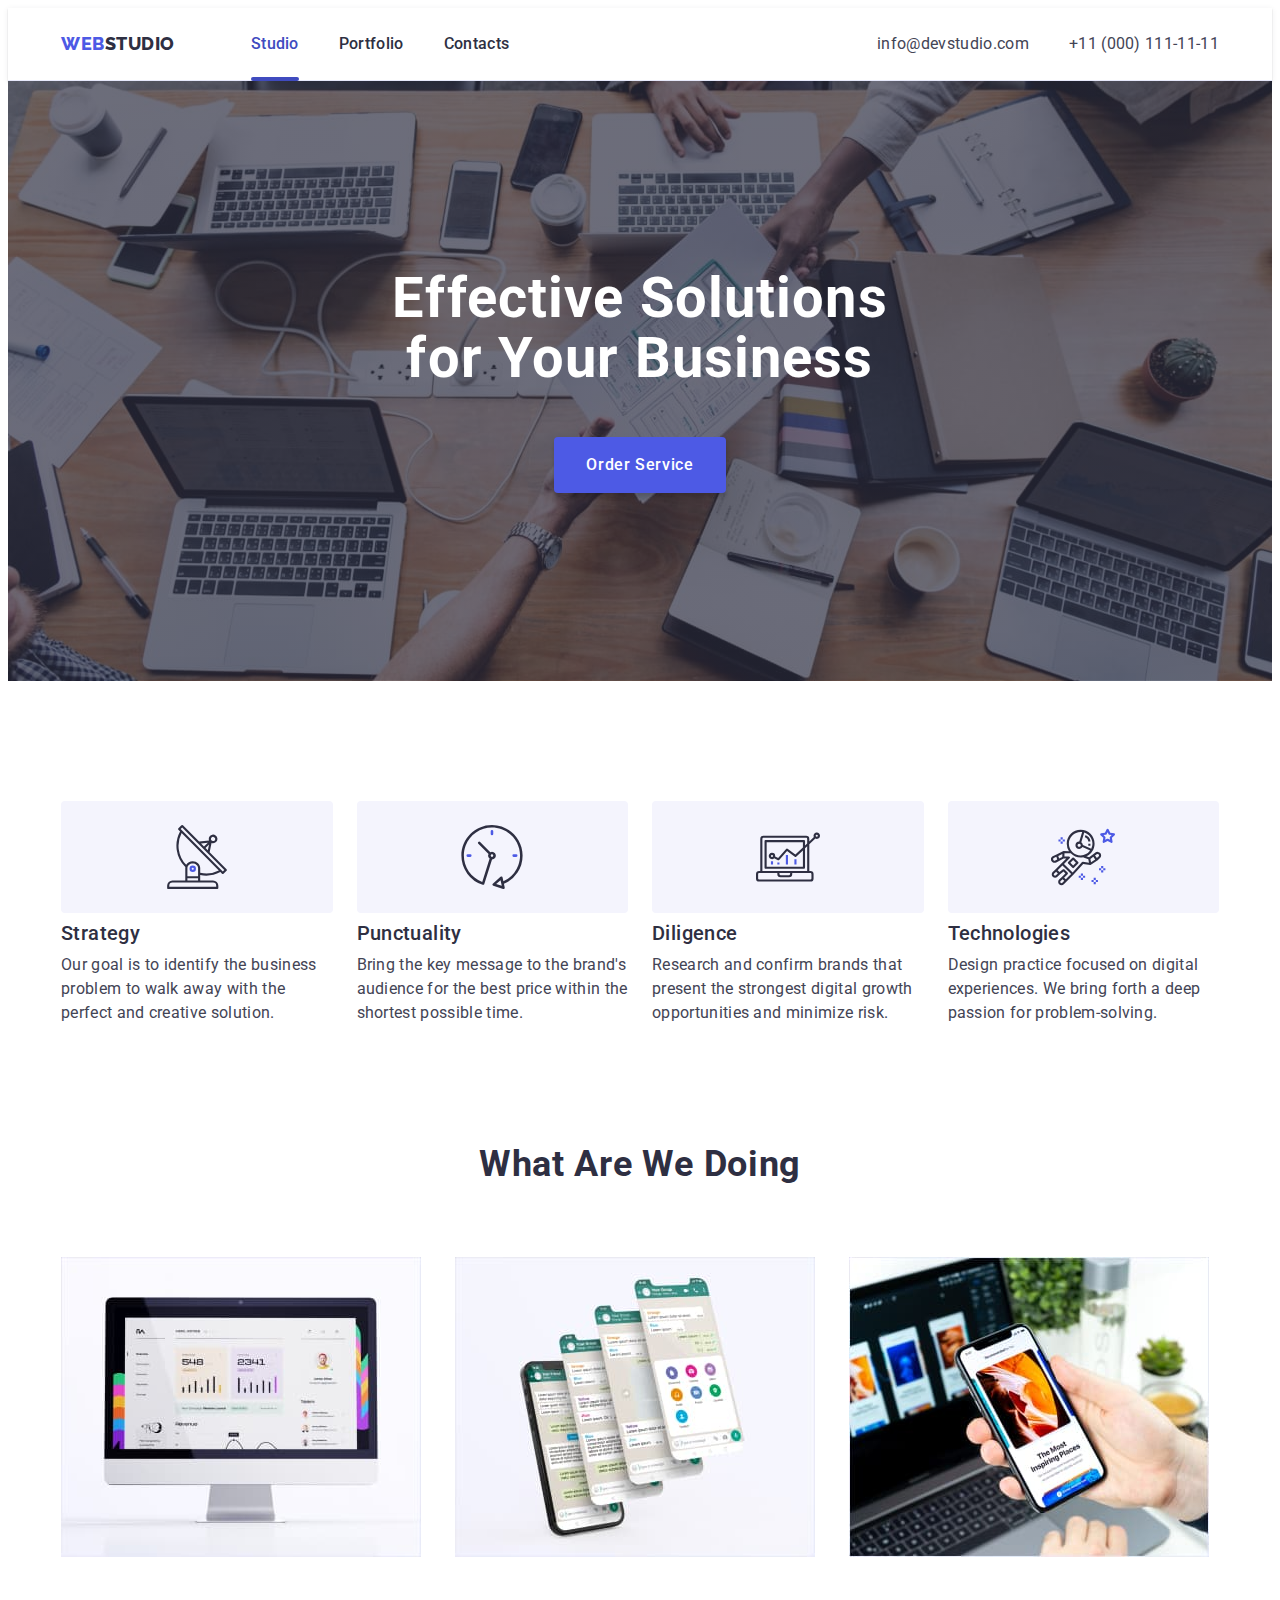
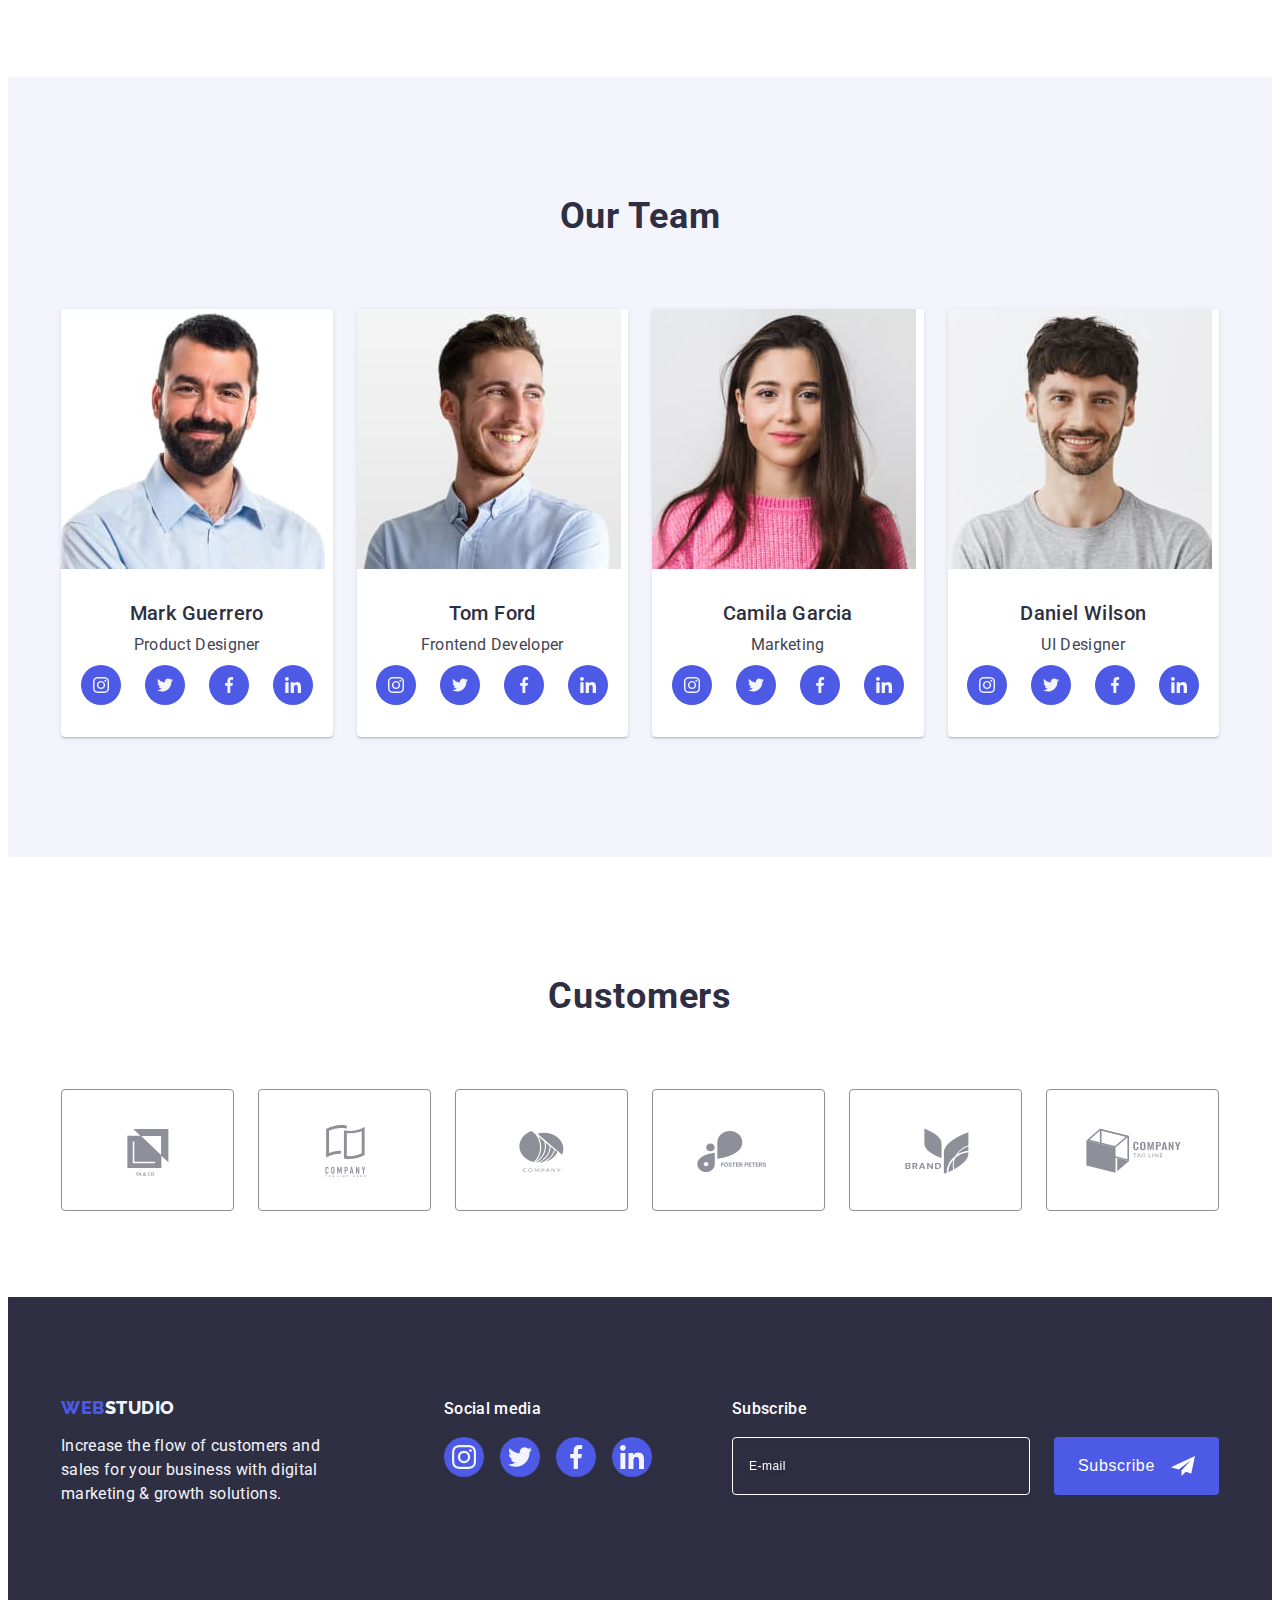
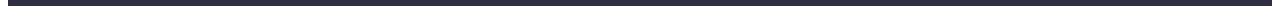
<file: index.html>
<!DOCTYPE html>
<html lang="en">

<head>
  <meta charset="UTF-8" />
  <meta name="viewport" content="width=device-width, initial-scale=1.0" />
  <title>WebStudio</title>
  <link rel="preconnect" href="https://fonts.googleapis.com" />
  <link rel="preconnect" href="https://fonts.gstatic.com" crossorigin />
  <link href="https://fonts.googleapis.com/css2?family=Raleway:wght@800&family=Roboto:wght@400;500;700;900&display=swap"
    rel="stylesheet" />
  <link rel="stylesheet" href="https://cdnjs.cloudflare.com/ajax/libs/modern-normalize/2.0.0/modern-normalize.min.css"
    integrity="sha512-4xo8blKMVCiXpTaLzQSLSw3KFOVPWhm/TRtuPVc4WG6kUgjH6J03IBuG7JZPkcWMxJ5huwaBpOpnwYElP/m6wg=="
    crossorigin="anonymous" referrerpolicy="no-referrer" />
  <link rel="stylesheet" href="./css/styles.css" />
</head>

<body>
  <!-- HEADER -->
  <header class="header">
    <div class="container header-wrapper">
      <nav class="navigate">
        <a href="./index.html" class="logo link">Web<span class="brand-color">Studio</span></a>
        <ul class="navigate-list list">
          <li class="item">
            <a href="./index.html" class="link current">Studio</a>
          </li>
          <li class="item">
            <a href="./portfolio.html" class="link">Portfolio</a>
          </li>
          <li class="item"><a href="" class="link">Contacts</a></li>
        </ul>
      </nav>
      <address class="address">
        <ul class="list">
          <li class="item">
            <a href="mailto:info@devstudio.com" class="link">info@devstudio.com</a>
          </li>
          <li class="item">
            <a href="tel:+110001111111" class="link">+11 (000) 111-11-11</a>
          </li>
        </ul>
      </address>
    </div>
  </header>
  <!-- MAIN -->
  <main>
    <!-- HERO SECTION -->
    <section class="hero">
      <div class="container">
        <h1 class="title">Effective Solutions for Your Business</h1>
        <button type="button" class="btn" data-modal-open>
          Order Service
        </button>
      </div>
    </section>
    <!-- BENEFITS SECTION-->
    <section class="section benefits">
      <div class="container">
        <h2 class="visually-hidden">Our benefits</h2>
        <ul class="list">
          <li class="item">
            <div class="icon-wrapper">
              <svg class="icon" width="64" height="64">
                <use href="./images/icons.svg#antenna"></use>
              </svg>
            </div>
            <h3 class="subtitle">Strategy</h3>
            <p class="text">
              Our goal is to identify the business problem to walk away with
              the perfect and creative solution.
            </p>
          </li>
          <li class="item">
            <div class="icon-wrapper">
              <svg class="icon" width="64" height="64">
                <use href="./images/icons.svg#clock"></use>
              </svg>
            </div>
            <h3 class="subtitle">Punctuality</h3>
            <p class="text">
              Bring the key message to the brand's audience for the best price
              within the shortest possible time.
            </p>
          </li>
          <li class="item">
            <div class="icon-wrapper">
              <svg class="icon" width="64" height="64">
                <use href="./images/icons.svg#diagram"></use>
              </svg>
            </div>
            <h3 class="subtitle">Diligence</h3>
            <p class="text">
              Research and confirm brands that present the strongest digital
              growth opportunities and minimize risk.
            </p>
          </li>
          <li class="item">
            <div class="icon-wrapper">
              <svg class="icon" width="64" height="64">
                <use href="./images/icons.svg#astronaut"></use>
              </svg>
            </div>
            <h3 class="subtitle">Technologies</h3>
            <p class="text">
              Design practice focused on digital experiences. We bring forth a
              deep passion for problem-solving.
            </p>
          </li>
        </ul>
      </div>
    </section>
    <!-- TODO SECTION-->
    <section class="todo">
      <div class="container">
        <h2 class="title">What are we doing</h2>
        <ul class="list">
          <li class="item">
            <img class="image" src="./images/todo_1-leptop.jpg" alt="Computer monitor" width="360" height="300" />
          </li>
          <li class="item">
            <img class="image" src="./images/todo_2-phones.jpg" alt="Screens" width="360" height="300" />
          </li>
          <li class="item">
            <img class="image" src="./images/todo_3-gadgets.jpg" alt="Lapton and phone" width="360" height="300" />
          </li>
        </ul>
      </div>
    </section>
    <!-- OUR TEAM SECTION -->
    <section class="section our-team">
      <div class="container">
        <h2 class="title">Our Team</h2>
        <ul class="list">
          <li class="item">
            <img class="image" src="./images/mark_guerrero.jpg" alt="Team member Mark Guerrero" width="264"
              height="260" />
            <div class="name-wrap">
              <h3 class="subtitle">Mark Guerrero</h3>
              <p class="text">Product Designer</p>
              <ul class="social-icons-list list">
                <li class="social-item">
                  <a href="" class="link">
                    <svg class="icon" width="16" height="16">
                      <use href="./images/icons.svg#instagram"></use>
                    </svg>
                  </a>
                </li>
                <li class="social-item">
                  <a href="" class="link">
                    <svg class="icon" width="16" height="16">
                      <use href="./images/icons.svg#twitter"></use>
                    </svg>
                  </a>
                </li>
                <li class="social-item">
                  <a href="" class="link">
                    <svg class="icon" width="16" height="16">
                      <use href="./images/icons.svg#facebook"></use>
                    </svg>
                  </a>
                </li>
                <li class="social-item">
                  <a href="" class="link">
                    <svg class="icon" width="16" height="16">
                      <use href="./images/icons.svg#linkedin"></use>
                    </svg>
                  </a>
                </li>
              </ul>
            </div>
          </li>
          <li class="item">
            <img class="image" src="./images/tom_ford.jpg" alt="Team member Tom Ford" width="264" height="260" />
            <div class="name-wrap">
              <h3 class="subtitle">Tom Ford</h3>
              <p class="text">Frontend Developer</p>
              <ul class="social-icons-list list">
                <li class="social-item">
                  <a href="" class="link">
                    <svg class="icon" width="16" height="16">
                      <use href="./images/icons.svg#instagram"></use>
                    </svg>
                  </a>
                </li>
                <li class="social-item">
                  <a href="" class="link">
                    <svg class="icon" width="16" height="16">
                      <use href="./images/icons.svg#twitter"></use>
                    </svg>
                  </a>
                </li>
                <li class="social-item">
                  <a href="" class="link">
                    <svg class="icon" width="16" height="16">
                      <use href="./images/icons.svg#facebook"></use>
                    </svg>
                  </a>
                </li>
                <li class="social-item">
                  <a href="" class="link">
                    <svg class="icon" width="16" height="16">
                      <use href="./images/icons.svg#linkedin"></use>
                    </svg>
                  </a>
                </li>
              </ul>
            </div>
          </li>
          <li class="item">
            <img class="image" src="./images/camila_garcia.jpg" alt="Team member Camila Garcia" width="264"
              height="260" />
            <div class="name-wrap">
              <h3 class="subtitle">Camila Garcia</h3>
              <p class="text">Marketing</p>
              <ul class="social-icons-list list">
                <li class="social-item">
                  <a href="" class="link">
                    <svg class="icon" width="16" height="16">
                      <use href="./images/icons.svg#instagram"></use>
                    </svg>
                  </a>
                </li>
                <li class="social-item">
                  <a href="" class="link">
                    <svg class="icon" width="16" height="16">
                      <use href="./images/icons.svg#twitter"></use>
                    </svg>
                  </a>
                </li>
                <li class="social-item">
                  <a href="" class="link">
                    <svg class="icon" width="16" height="16">
                      <use href="./images/icons.svg#facebook"></use>
                    </svg>
                  </a>
                </li>
                <li class="social-item">
                  <a href="" class="link">
                    <svg class="icon" width="16" height="16">
                      <use href="./images/icons.svg#linkedin"></use>
                    </svg>
                  </a>
                </li>
              </ul>
            </div>
          </li>
          <li class="item">
            <img class="image" src="./images/daniel_wilson.jpg" alt="Team member Daniel Wilson" width="264"
              height="260" />
            <div class="name-wrap">
              <h3 class="subtitle">Daniel Wilson</h3>
              <p class="text">UI Designer</p>
              <ul class="social-icons-list list">
                <li class="social-item">
                  <a href="" class="link">
                    <svg class="icon" width="16" height="16">
                      <use href="./images/icons.svg#instagram"></use>
                    </svg>
                  </a>
                </li>
                <li class="social-item">
                  <a href="" class="link">
                    <svg class="icon" width="16" height="16">
                      <use href="./images/icons.svg#twitter"></use>
                    </svg>
                  </a>
                </li>
                <li class="social-item">
                  <a href="" class="link">
                    <svg class="icon" width="16" height="16">
                      <use href="./images/icons.svg#facebook"></use>
                    </svg>
                  </a>
                </li>
                <li class="social-item">
                  <a href="" class="link">
                    <svg class="icon" width="16" height="16">
                      <use href="./images/icons.svg#linkedin"></use>
                    </svg>
                  </a>
                </li>
              </ul>
            </div>
          </li>
        </ul>
      </div>
    </section>

    <!--  CUSTOMERS -->
    <section class="section customers">
      <div class="container">
        <h2 class="title">Customers</h2>
        <ul class="list">
          <li class="item">
            <a href="" class="link">
              <svg class="icon" width="104" height="56">
                <use href="./images/icons.svg#logo-1"></use>
              </svg>
            </a>
          </li>
          <li class="item">
            <a href="" class="link"><svg class="icon" width="104" height="56">
                <use href="./images/icons.svg#logo-2"></use>
              </svg>
            </a>
          </li>
          <li class="item">
            <a href="" class="link"><svg class="icon" width="104" height="56">
                <use href="./images/icons.svg#logo-3"></use>
              </svg>
            </a>
          </li>
          <li class="item">
            <a href="" class="link"><svg class="icon" width="104" height="56">
                <use href="./images/icons.svg#logo-4"></use>
              </svg>
            </a>
          </li>
          <li class="item">
            <a href="" class="link"><svg class="icon" width="104" height="56">
                <use href="./images/icons.svg#logo-5"></use>
              </svg>
            </a>
          </li>
          <li class="item">
            <a href="" class="link"><svg class="icon" width="104" height="56">
                <use href="./images/icons.svg#logo-6"></use>
              </svg>
            </a>
          </li>
        </ul>
      </div>
    </section>
  </main>
  <!-- FOOTER -->
  <footer class="footer">
    <div class="container">
      <div class="logo-wrap">
        <a href="./index.html" class="logo link">Web<span class="brand-color">Studio</span></a>
        <p class="text">
          Increase the flow of customers and sales for your business with
          digital marketing & growth solutions.
        </p>
      </div>
      <div class="social-wrap">
        <p class="title">Social media</p>
        <ul class="social-icons-list list">
          <li class="social-item">
            <a href="" class="link">
              <svg class="icon" width="24" height="24">
                <use href="./images/icons.svg#instagram"></use>
              </svg>
            </a>
          </li>
          <li class="social-item">
            <a href="" class="link">
              <svg class="icon" width="24" height="24">
                <use href="./images/icons.svg#twitter"></use>
              </svg>
            </a>
          </li>
          <li class="social-item">
            <a href="" class="link">
              <svg class="icon" width="24" height="24">
                <use href="./images/icons.svg#facebook"></use>
              </svg>
            </a>
          </li>
          <li class="social-item">
            <a href="" class="link">
              <svg class="icon" width="24" height="24">
                <use href="./images/icons.svg#linkedin"></use>
              </svg>
            </a>
          </li>
        </ul>
      </div>
      <div class="form-wrap">
        <p class="form-title">Subscribe</p>
        <form class="footer-form" name="subscribe-form">
          <label class="label" for="email-input">
            <input class="email-input" name="email" type="email" placeholder="E-mail" id="email-input">
          </label>
          <button class="form-btn" type="submit">
            Subscribe
            <svg class="icon" width="24" height="24">
              <use href="./images/icons.svg#submit"></use>
            </svg>
          </button>
        </form>
      </div>
    </div>
  </footer>
  <!-- MODAL -->
  <div class="backdrop is-hidden" data-modal>
    <div class="modal">
      <button class="close-btn" type="button" data-modal-close>
        <svg class="icon" width="8" height="8">
          <use href="./images/icons.svg#close-icon"></use>
        </svg>
      </button>
      <p class="modal-title">Leave your contacts and we will call you back</p>
      <form class="modal-form" name="modal-form">
        <div class="input-wrap">
          <label for="user-name" class="label">
            Name
          </label>
          <div class="field-wrap">
            <input type="text" class="input" id="user-name" name="user-name">
            <svg class="input-icon" width="18" height="24">
              <use href="./images/icons.svg#name"></use>
            </svg>
          </div>
        </div>
        <div class="input-wrap">
          <label for="phone" class="label">
            Phone
          </label>
          <div class="field-wrap">
            <input type="tel" class="input" id="phone" name="phone">
            <svg class="input-icon" width="18" height="24">
              <use href="./images/icons.svg#phone"></use>
            </svg>
          </div>
        </div>
        <div class="input-wrap">
          <label for="email" class="label">
            Email
          </label>
          <div class="field-wrap">
            <input type="email" class="input" id="email" name="email">
            <svg class="input-icon" width="18" height="24">
              <use href="./images/icons.svg#email"></use>
            </svg>
          </div>

        </div>
        <div class="input-wrap">
          <label for="user-comment" class="label">
            Comment
          </label>
          <textarea class="feedback" id="user-comment" placeholder="Text input" name="user-comment"></textarea>

        </div>
        <div class="checkbox-wrap">
          <input value="true" type="checkbox" class="checkbox visually-hidden" id="user-privacy" name="user-privacy">
          <label for="user-privacy" class="label">

            <span class="icon-wrap">
              <svg class="icon" width="10" height="8">
                <use href="./images/icons.svg#icon-check"></use>
              </svg>
            </span>
            I accept the terms and conditions of the <a href="" class="policy-link">Privacy
              Policy</a>
          </label>
        </div>
        <button class="form-btn" type="submit">
          Send
        </button>
      </form>
    </div>
  </div>
  <!-- SCRIPTS -->
  <script src="./js/modal.js"></script>
</body>

</html>
</file>
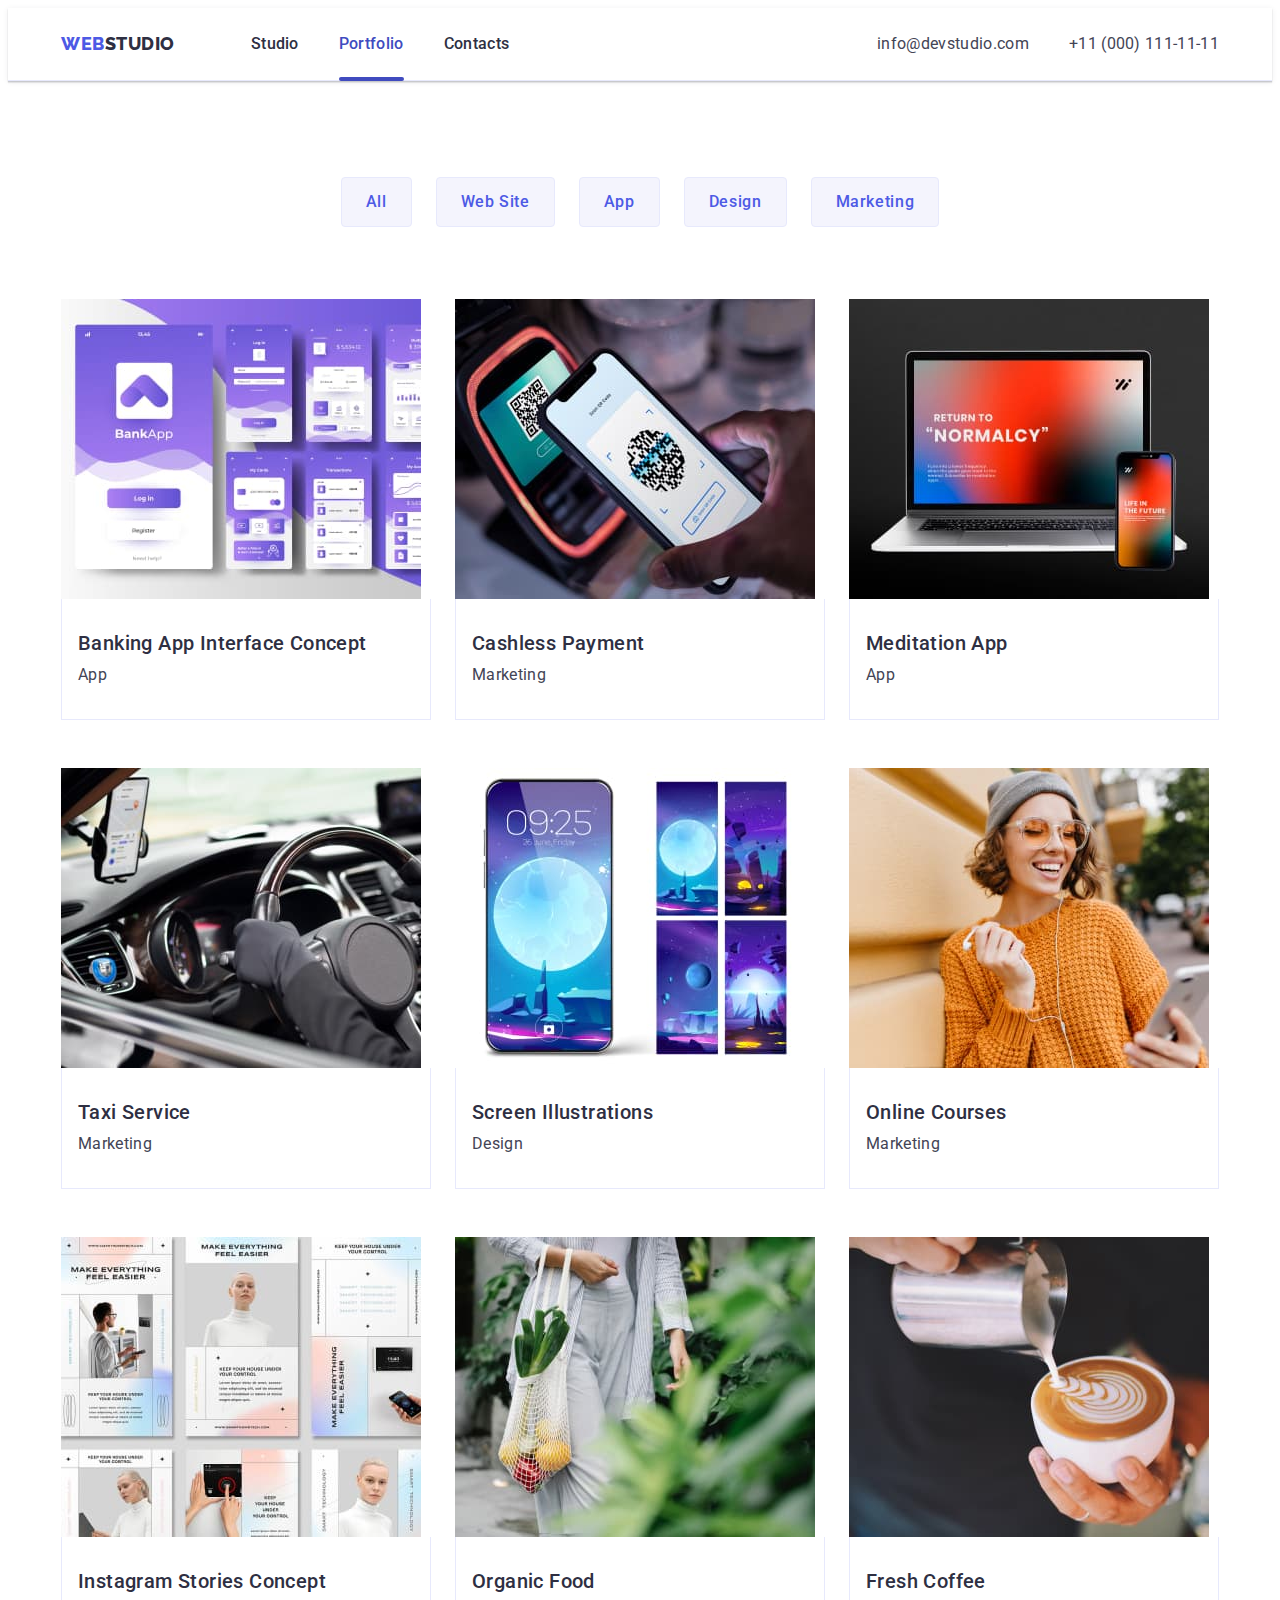
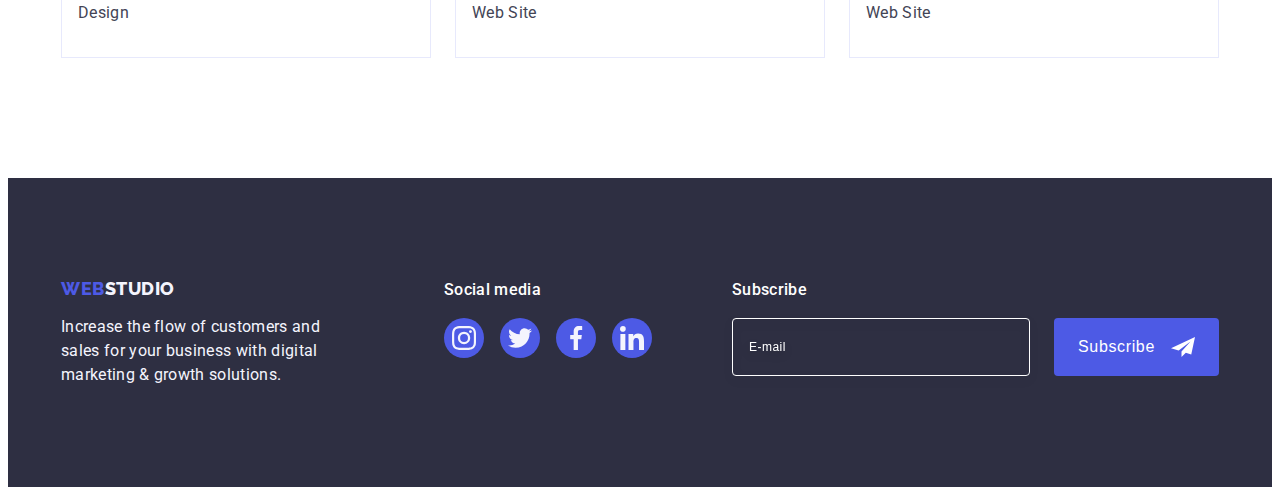
<file: portfolio.html>
<!DOCTYPE html>
<html lang="en">

<head>
  <meta charset="UTF-8" />
  <meta name="viewport" content="width=device-width, initial-scale=1.0" />
  <title>Portfolio</title>
  <link rel="preconnect" href="https://fonts.googleapis.com" />
  <link rel="preconnect" href="https://fonts.gstatic.com" crossorigin />
  <link href="https://fonts.googleapis.com/css2?family=Raleway:wght@800&family=Roboto:wght@400;500;700;900&display=swap"
    rel="stylesheet" />
  <link rel="stylesheet" href="https://cdnjs.cloudflare.com/ajax/libs/modern-normalize/2.0.0/modern-normalize.min.css"
    integrity="sha512-4xo8blKMVCiXpTaLzQSLSw3KFOVPWhm/TRtuPVc4WG6kUgjH6J03IBuG7JZPkcWMxJ5huwaBpOpnwYElP/m6wg=="
    crossorigin="anonymous" referrerpolicy="no-referrer" />
  <link rel="stylesheet" href="./css/styles.css" />
</head>

<body>
  <!-- HEADER -->
  <header class="header">
    <div class="container header-wrapper">
      <nav class="navigate">
        <a href="./index.html" class="logo link">Web<span class="brand-color">Studio</span></a>
        <ul class="navigate-list list">
          <li class="item">
            <a href="./index.html" class="link">Studio</a>
          </li>
          <li class="item">
            <a href="./portfolio.html" class="link current">Portfolio</a>
          </li>
          <li class="item"><a href="" class="link">Contacts</a></li>
        </ul>
      </nav>
      <address class="address">
        <ul class="list">
          <li class="item">
            <a href="mailto:info@devstudio.com" class="link">info@devstudio.com</a>
          </li>
          <li class="item">
            <a href="tel:+110001111111" class="link">+11 (000) 111-11-11</a>
          </li>
        </ul>
      </address>
    </div>
  </header>
  <!-- MAIN -->
  <main>
    <!-- PORTFOLIO SECTION -->
    <section class="portfolio">
      <div class="container">
        <h1 class="visually-hidden">Portfolio</h1>
        <ul class="filter list">
          <li class="item"><button class="btn" type="button">All</button></li>
          <li class="item">
            <button class="btn" type="button">Web Site</button>
          </li>
          <li class="item"><button class="btn" type="button">App</button></li>
          <li class="item">
            <button class="btn" type="button">Design</button>
          </li>
          <li class="item">
            <button class="btn" type="button">Marketing</button>
          </li>
        </ul>
        <ul class="cards list">
          <li class="item">
            <a class="link" href="">
              <div class="img-wrap">
                <img src="./images/portfolio-1.jpg" alt="Banking App Interface Concept" width="360" height="300" />
                <p class="overlay-text">
                  14 Stylish and User-Friendly App Design Concepts · Task
                  Manager App · Calorie Tracker App · Exotic Fruit Ecommerce
                  App · Cloud Storage App
                </p>
              </div>
              <div class="title-wrap">
                <h2 class="subtitle">Banking App Interface Concept</h2>
                <p class="text">App</p>
              </div>
            </a>
          </li>
          <li class="item">
            <a class="link" href="">
              <div class="img-wrap">
                <img src="./images/portfolio-2.jpg" alt="Cashless Payment" width="360" height="300" />
                <p class="overlay-text">
                  14 Stylish and User-Friendly App Design Concepts · Task
                  Manager App · Calorie Tracker App · Exotic Fruit Ecommerce
                  App · Cloud Storage App
                </p>
              </div>
              <div class="title-wrap">
                <h2 class="subtitle">Cashless Payment</h2>
                <p class="text">Marketing</p>
              </div>
            </a>
          </li>
          <li class="item">
            <a class="link" href="">
              <div class="img-wrap">
                <img src="./images/portfolio-3.jpg" alt="Meditation App" width="360" height="300" />

                <p class="overlay-text">
                  14 Stylish and User-Friendly App Design Concepts · Task
                  Manager App · Calorie Tracker App · Exotic Fruit Ecommerce
                  App · Cloud Storage App
                </p>
              </div>

              <div class="title-wrap">
                <h2 class="subtitle">Meditation App</h2>
                <p class="text">App</p>
              </div>
            </a>
          </li>
          <li class="item">
            <a class="link" href="">
              <div class="img-wrap">
                <img src="./images/portfolio-4.jpg" alt="Taxi Service" width="360" height="300" />

                <p class="overlay-text">
                  14 Stylish and User-Friendly App Design Concepts · Task
                  Manager App · Calorie Tracker App · Exotic Fruit Ecommerce
                  App · Cloud Storage App
                </p>
              </div>

              <div class="title-wrap">
                <h2 class="subtitle">Taxi Service</h2>
                <p class="text">Marketing</p>
              </div>
            </a>
          </li>
          <li class="item">
            <a class="link" href="">
              <div class="img-wrap">
                <img src="./images/portfolio-5.jpg" alt="Screen Illustrations" width="360" height="300" />

                <p class="overlay-text">
                  14 Stylish and User-Friendly App Design Concepts · Task
                  Manager App · Calorie Tracker App · Exotic Fruit Ecommerce
                  App · Cloud Storage App
                </p>
              </div>

              <div class="title-wrap">
                <h2 class="subtitle">Screen Illustrations</h2>
                <p class="text">Design</p>
              </div>
            </a>
          </li>
          <li class="item">
            <a class="link" href="">
              <div class="img-wrap">
                <img src="./images/portfolio-6.jpg" alt="Online Courses" width="360" height="300" />

                <p class="overlay-text">
                  14 Stylish and User-Friendly App Design Concepts · Task
                  Manager App · Calorie Tracker App · Exotic Fruit Ecommerce
                  App · Cloud Storage App
                </p>
              </div>

              <div class="title-wrap">
                <h2 class="subtitle">Online Courses</h2>
                <p class="text">Marketing</p>
              </div>
            </a>
          </li>
          <li class="item">
            <a class="link" href="">
              <div class="img-wrap">
                <img src="./images/portfolio-7.jpg" alt="Instagram Stories Concept" width="360" height="300" />

                <p class="overlay-text">
                  14 Stylish and User-Friendly App Design Concepts · Task
                  Manager App · Calorie Tracker App · Exotic Fruit Ecommerce
                  App · Cloud Storage App
                </p>
              </div>
              <div class="title-wrap">
                <h2 class="subtitle">Instagram Stories Concept</h2>
                <p class="text">Design</p>
              </div>
            </a>
          </li>
          <li class="item">
            <a class="link" href="">
              <div class="img-wrap">
                <img src="./images/portfolio-8.jpg" alt="Organic Food" width="360" height="300" />

                <p class="overlay-text">
                  14 Stylish and User-Friendly App Design Concepts · Task
                  Manager App · Calorie Tracker App · Exotic Fruit Ecommerce
                  App · Cloud Storage App
                </p>
              </div>
              <div class="title-wrap">
                <h2 class="subtitle">Organic Food</h2>
                <p class="text">Web Site</p>
              </div>
            </a>
          </li>
          <li class="item">
            <a class="link" href="">
              <div class="img-wrap">
                <img src="./images/portfolio-9.jpg" alt="Fresh Coffee" width="360" height="300" />

                <p class="overlay-text">
                  14 Stylish and User-Friendly App Design Concepts · Task
                  Manager App · Calorie Tracker App · Exotic Fruit Ecommerce
                  App · Cloud Storage App
                </p>
              </div>

              <div class="title-wrap">
                <h2 class="subtitle">Fresh Coffee</h2>
                <p class="text">Web Site</p>
              </div>
            </a>
          </li>
        </ul>
      </div>
    </section>
  </main>
  <!-- FOOTER -->
  <footer class="footer">
    <div class="container">
      <div class="logo-wrap">
        <a href="./index.html" class="logo link">Web<span class="brand-color">Studio</span></a>
        <p class="text">
          Increase the flow of customers and sales for your business with
          digital marketing & growth solutions.
        </p>
      </div>
      <div class="social-wrap">
        <p class="title">Social media</p>
        <ul class="social-icons-list list">
          <li class="social-item">
            <a href="" class="link">
              <svg class="icon" width="24" height="24">
                <use href="./images/icons.svg#instagram"></use>
              </svg>
            </a>
          </li>
          <li class="social-item">
            <a href="" class="link">
              <svg class="icon" width="24" height="24">
                <use href="./images/icons.svg#twitter"></use>
              </svg>
            </a>
          </li>
          <li class="social-item">
            <a href="" class="link">
              <svg class="icon" width="24" height="24">
                <use href="./images/icons.svg#facebook"></use>
              </svg>
            </a>
          </li>
          <li class="social-item">
            <a href="" class="link">
              <svg class="icon" width="24" height="24">
                <use href="./images/icons.svg#linkedin"></use>
              </svg>
            </a>
          </li>
        </ul>
      </div>
      <div class="form-wrap">
        <p class="form-title">Subscribe</p>
        <form class="footer-form" name="subscribe-form">
          <label class="label" for="email-input">
            <input class="email-input" name="email" type="email" placeholder="E-mail" id="email-input">
          </label>
          <button class="form-btn" type="submit">
            Subscribe
            <svg class="icon" width="24" height="24">
              <use href="./images/icons.svg#submit"></use>
            </svg>
          </button>
        </form>
      </div>
    </div>
  </footer>
</body>

</html>
</file>
<file: css/styles.css>
:root {
  --primary-text-color: #434455;
  --primary-brand-color: #4d5ae5;
  --pressed-state-color: #404bbf;
  --navy-blue-color: #2e2f42;
  --success-color: #31d0aa;
  --subtitle-text-color: #8e8f99;
  --accent-color: #e7e9fc;
  --light-color: #f4f4fd;
  --modal-overlay-color: #2e2f42;
  --hero-background-color: #2e2f42;
  --white-background-color: #ffffff;
  --modal-background-color: #fcfcfc;
}

body {
  font-family: 'Roboto', sans-serif;
  color: var(--primary-text-color);
  background-color: var(--white-background-color);
}

h1,
h2,
h3,
h4,
h5,
h6 {
  margin: 0;
}

p {
  margin: 0;
}

ul {
  margin: 0;
  padding-left: 0;
}

img {
  display: block;
}

.link {
  text-decoration: none;
}

.list {
  list-style: none;
}

button {
  cursor: pointer;
}

.visually-hidden {
  position: absolute;
  width: 1px;
  height: 1px;
  margin: -1px;
  border: 0;
  padding: 0;
  white-space: nowrap;
  clip-path: inset(100%);
  clip: rect(0 0 0 0);
  overflow: hidden;
}

.container {
  width: 1158px;
  margin: 0 auto;
  padding-left: 15px;
  padding-right: 15px;
}

.section {
  padding-top: 120px;
  padding-bottom: 120px;
}

.is-hidden {
  opacity: 0;
  visibility: hidden;
  pointer-events: none;
}

/* HEADER STYLES----------------------------------------------------- */

.header {
  border-bottom: 1px solid var(--accent-color);
  box-shadow: 0px 1px 6px 0px rgba(46, 47, 66, 0.08),
    0px 1px 1px 0px rgba(46, 47, 66, 0.16),
    0px 2px 1px 0px rgba(46, 47, 66, 0.08);
}

.header-wrapper {
  display: flex;
  justify-content: space-between;
}

.navigate {
  display: flex;
  align-items: center;
}

.logo {
  font-family: 'Raleway', sans-serif;
  font-size: 18px;
  line-height: 1.17;
  font-weight: 800;
  letter-spacing: 0.03em;
  text-transform: uppercase;
  color: var(--primary-brand-color);
  margin-right: 76px;
}

.logo .brand-color {
  color: var(--navy-blue-color);
}

.navigate-list {
  display: flex;
  align-items: center;
  gap: 40px;
}
.navigate-list .link {
  font-size: 16px;
  line-height: 1.5;
  font-weight: 500;
  letter-spacing: 0.02em;
  color: var(--navy-blue-color);
  padding-top: 24px;
  padding-bottom: 24px;
  transition: color 250ms cubic-bezier(0.4, 0, 0.2, 1);
}

.navigate-list .link:hover,
.navigate-list .link:focus {
  color: var(--pressed-state-color);
}

.navigate-list .current {
  position: relative;
  color: var(--pressed-state-color);
  display: block;
}

.current::after {
  content: '';
  position: absolute;
  bottom: -1px;
  left: 0;
  height: 4px;
  width: 100%;
  border-radius: 2px;
  background-color: var(--pressed-state-color);
}

.address {
  display: flex;
  align-items: center;
  font-style: normal;
}

.address .list {
  display: flex;
  gap: 40px;
}
.address .link {
  font-size: 16px;
  line-height: 1.5;
  letter-spacing: 0.02em;
  color: var(--primary-text-color);
  transition: color 250ms cubic-bezier(0.4, 0, 0.2, 1);
}

.address .link:hover,
.address .link:focus {
  color: var(--pressed-state-color);
}

/* HERO STYLES----------------------------------------------------- */

.hero {
  margin: 0 auto;
  max-width: 1440px;
  background-image: linear-gradient(
      rgba(46, 47, 66, 0.7),
      rgba(46, 47, 66, 0.7)
    ),
    url(../images/hero-bg.jpg);
  background-color: var(--navy-blue-color);
  background-repeat: no-repeat;
  background-position: center;
  background-size: cover;
  padding-top: 188px;
  padding-bottom: 188px;
}

.hero .title {
  font-size: 56px;
  line-height: 1.07;
  text-align: center;
  letter-spacing: 0.02em;
  color: var(--white-background-color);
  max-width: 496px;
  margin-bottom: 48px;
  margin-left: auto;
  margin-right: auto;
}

.hero .btn {
  font-family: 'Roboto', sans-serif;
  font-size: 16px;
  line-height: 1.5;
  font-weight: 500;
  letter-spacing: 0.04em;
  color: var(--white-background-color);
  background-color: var(--primary-brand-color);
  box-shadow: 0px 4px 4px 0px rgba(0, 0, 0, 0.15);
  padding-top: 16px;
  padding-bottom: 16px;
  padding-left: 32px;
  padding-right: 32px;
  border-radius: 4px;
  border: none;
  margin-right: auto;
  margin-left: auto;
  display: block;
  min-width: 169px;
  transition: background-color 250ms cubic-bezier(0.4, 0, 0.2, 1);
}

.hero .btn:hover,
.hero .btn:focus {
  background-color: var(--pressed-state-color);
}

/* BENEFITS STYLES------------------------------------------------------------ */

.benefits .list {
  display: flex;
  gap: 24px;
}

.benefits .item {
  flex-basis: calc((100% - 72px) / 4);
}

.benefits .icon-wrapper {
  display: flex;
  align-items: center;
  justify-content: center;
  background-color: var(--light-color);
  border-radius: 4px;
  width: 100%;
  height: 112px;
  margin-bottom: 8px;
}

.benefits .subtitle {
  font-size: 20px;
  line-height: 1.2;
  font-weight: 500;
  letter-spacing: 0.02em;
  color: var(--navy-blue-color);
  margin-bottom: 8px;
}

.benefits .text {
  font-size: 16px;
  line-height: 1.5;
  letter-spacing: 0.02em;
}

/* TODO STYLES---------------------------------------------------------- */

.todo {
  padding-bottom: 120px;
}

.todo .title {
  font-size: 36px;
  line-height: 1.11;
  text-align: center;
  letter-spacing: 0.02em;
  text-transform: capitalize;
  color: var(--navy-blue-color);
  margin-bottom: 72px;
}

.todo .list {
  display: flex;
  gap: 24px;
}

.todo .item {
  flex-basis: calc((100% - 48px) / 3);
}

/* OUT TEAM STYLES-------------------------------------------------------- */

.our-team {
  background-color: var(--light-color);
}

.our-team .title {
  font-size: 36px;
  line-height: 1.11;
  text-align: center;
  letter-spacing: 0.02em;
  text-transform: capitalize;
  color: var(--navy-blue-color);
  margin-bottom: 72px;
}

.our-team .list {
  display: flex;
  gap: 24px;
}

.our-team .item {
  background-color: var(--white-background-color);
  flex-basis: calc((100% - 72px) / 4);
  border-radius: 0 0 4px 4px;
  box-shadow: 0px 2px 1px 0px rgba(46, 47, 66, 0.08),
    0px 1px 1px 0px rgba(46, 47, 66, 0.16),
    0px 1px 6px 0px rgba(46, 47, 66, 0.08);
}

.our-team .name-wrap {
  text-align: center;
  padding-top: 32px;
  padding-bottom: 32px;
}

.our-team .subtitle {
  font-size: 20px;
  line-height: 1.2;
  font-weight: 500;
  letter-spacing: 0.02em;
  color: var(--navy-blue-color);
  margin-bottom: 8px;
}

.our-team .text {
  font-size: 16px;
  line-height: 1.5;
  letter-spacing: 0.02em;
  margin-bottom: 8px;
}

.social-icons-list {
  display: flex;
  justify-content: center;
  gap: 24px;
}

.social-icons-list .link {
  display: flex;
  justify-content: center;
  align-items: center;
  width: 40px;
  height: 40px;
  border-radius: 50%;
  color: var(--light-color);
  background-color: var(--primary-brand-color);
  transition: background-color 250ms cubic-bezier(0.4, 0, 0.2, 1);
}

.social-icons-list .link:hover,
.social-icons-list .link:focus {
  background-color: var(--pressed-state-color);
}

.social-icons-list .icon {
  fill: currentColor;
}

/* CUSTOMERS STYLES----------------------------------------------- */

.customers .title {
  font-size: 36px;
  line-height: 1.11;
  text-align: center;
  letter-spacing: 0.02em;
  text-transform: capitalize;
  color: var(--navy-blue-color);
  margin-bottom: 72px;
}

.customers .list {
  display: flex;
  gap: 24px;
  justify-content: space-between;
  align-items: center;
}

.customers .item {
  width: calc((100% - 120px) / 6);
  height: 88px;
}

.customers .link {
  height: 100%;
  display: flex;
  justify-content: center;
  align-items: center;
  padding: 16px 32px;
  border-radius: 4px;
  border: 1px solid var(--subtitle-text-color);
  color: var(--subtitle-text-color);
  transition: color 250ms cubic-bezier(0.4, 0, 0.2, 1),
    border-color 250ms cubic-bezier(0.4, 0, 0.2, 1);
}

.customers .link:hover,
.customers .link:focus {
  color: var(--pressed-state-color);
  border-color: var(--pressed-state-color);
}

.customers .icon {
  fill: currentColor;
}

/* FOOTER STYLES-------------------------------------------------- */

.footer {
  background-color: var(--navy-blue-color);
  padding-top: 100px;
  padding-bottom: 100px;
}

.footer .container {
  display: flex;
  align-items: baseline;
}

.footer .logo-wrap {
  margin-right: 120px;
}

.footer .logo {
  color: var(--primary-brand-color);
  display: inline-block;
  margin-bottom: 16px;
}

.footer .brand-color {
  color: var(--light-color);
}

.footer .text {
  font-size: 16px;
  line-height: 1.5;
  letter-spacing: 0.02em;
  color: var(--light-color);
  max-width: 264px;
}

.footer .social-wrap {
  width: 208px;
}

.social-wrap .social-icons-list {
  gap: 16px;
}

.social-wrap .title {
  color: var(--white-background-color);
  font-size: 16px;
  font-weight: 500;
  line-height: 1.5;
  letter-spacing: 0.02em;
  margin-bottom: 16px;
}

.social-wrap .link:hover,
.social-wrap .link:focus {
  background-color: var(--success-color);
}

.footer .social-wrap {
  margin-right: 80px;
}

.form-title {
  color: var(--white-background-color);
  font-size: 16px;
  font-weight: 500;
  line-height: 1.5;
  letter-spacing: 0.02em;
  margin-bottom: 16px;
}

.footer-form {
  display: flex;
  gap: 24px;
}

.footer-form .email-input {
  width: 264px;
  height: 40px;
  flex-shrink: 0;
  border-radius: 4px;
  border: 1px solid var(--white-background-color);
  background-color: transparent;
  filter: drop-shadow(0px 4px 4px rgba(0, 0, 0, 0.15));
  color: var(--white-background-color);
  font-size: 12px;
  line-height: 1.5;
  letter-spacing: 0.04em;
  padding: 8px 16px;
}

.footer-form .email-input::placeholder {
  color: var(--white-background-color);
  font-size: 12px;
  line-height: 2;
  letter-spacing: 0.04em;
}

.footer-form .form-btn {
  min-width: 165px;
  display: flex;
  padding: 8px 24px;
  justify-content: center;
  align-items: center;
  border: none;
  border-radius: 4px;
  background-color: var(--primary-brand-color);
  color: var(--white-background-color);
  text-align: center;
  font-size: 16px;
  font-weight: 500;
  line-height: 1.5;
  letter-spacing: 0.04em;
  transition: background-color 250ms cubic-bezier(0.4, 0, 0.2, 1);
}

.footer-form .form-btn:hover,
.footer-form .form-btn:focus {
  background-color: var(--pressed-state-color);
}

.footer-form .icon {
  margin-left: 16px;
  fill: currentColor;
}

/* PORTFOLIO STYLES------------------------------------- */

.portfolio {
  padding-top: 96px;
  padding-bottom: 120px;
}

.filter {
  display: flex;
  margin-bottom: 72px;
  gap: 24px;
  justify-content: center;
}

.filter .btn {
  font-family: 'Roboto', sans-serif;
  font-size: 16px;
  line-height: 1.5;
  font-weight: 500;
  letter-spacing: 0.04em;
  color: var(--primary-brand-color);
  background-color: var(--light-color);
  padding-top: 12px;
  padding-bottom: 12px;
  padding-left: 24px;
  padding-right: 24px;
  border: 1px solid var(--accent-color);
  border-radius: 4px;
  transition: background-color 250ms cubic-bezier(0.4, 0, 0.2, 1),
    color 250ms cubic-bezier(0.4, 0, 0.2, 1),
    border-color 250ms cubic-bezier(0.4, 0, 0.2, 1),
    box-shadow 250ms cubic-bezier(0.4, 0, 0.2, 1);
}

.filter .btn:hover,
.filter .btn:focus {
  color: var(--white-background-color);
  background-color: var(--pressed-state-color);
  border-color: transparent;
  box-shadow: 0px 2px 2px 0px rgba(0, 0, 0, 0.12),
    0px 2px 1px 0px rgba(0, 0, 0, 0.08), 0px 3px 1px 0px rgba(0, 0, 0, 0.1);
}

.cards {
  display: flex;
  flex-wrap: wrap;
  row-gap: 48px;
  column-gap: 24px;
}

.cards .item {
  flex-basis: calc((100% - 48px) / 3);
}

.cards .link {
  display: block;
  box-shadow: none;
  transition: box-shadow 250ms cubic-bezier(0.4, 0, 0.2, 1);
}

.cards .link:hover,
.cards .link:focus {
  box-shadow: 0px 2px 1px 0px rgba(46, 47, 66, 0.08),
    0px 1px 1px 0px rgba(46, 47, 66, 0.16),
    0px 1px 6px 0px rgba(46, 47, 66, 0.08);
}

.cards .link .overlay-text {
  transition: transform 250ms cubic-bezier(0.4, 0, 0.2, 1);
}

.cards .link:hover .overlay-text,
.cards .link:focus .overlay-text {
  transform: translateY(0%);
}

.cards .img-wrap {
  position: relative;
  overflow: hidden;
}

.cards .overlay-text {
  color: var(--light-color);
  font-size: 16px;
  line-height: 1.5;
  letter-spacing: 0.02em;
  position: absolute;
  top: 0;
  left: 0;
  width: 100%;
  height: 100%;
  background-color: var(--primary-brand-color);
  padding: 40px 32px;
  transform: translateY(100%);
}

.cards .title-wrap {
  padding-top: 32px;
  padding-bottom: 32px;
  padding-left: 16px;
  padding-right: 16px;
  border-left: 1px solid var(--accent-color);
  border-right: 1px solid var(--accent-color);
  border-bottom: 1px solid var(--accent-color);
}

.cards .subtitle {
  font-size: 20px;
  line-height: 1.2;
  font-weight: 500;
  letter-spacing: 0.02em;
  color: var(--navy-blue-color);
  margin-bottom: 8px;
}

.cards .text {
  font-size: 16px;
  line-height: 1.5;
  letter-spacing: 0.02em;
  color: var(--primary-text-color);
}

/* MODAL STYLES------------------------------------ */
.backdrop {
  position: fixed;
  top: 0;
  left: 0;
  width: 100%;
  height: 100%;
  background-color: rgba(46, 47, 66, 0.4);
  transition: opacity 250ms cubic-bezier(0.4, 0, 0.2, 1),
    visibility 250ms cubic-bezier(0.4, 0, 0.2, 1);
}

.backdrop.is-hidden .modal {
  transition: transform 250ms cubic-bezier(0.4, 0, 0.2, 1);
  transform: translate(-50%, -50%) scale(0);
}

.modal {
  padding: 72px 24px 24px;
  width: 408px;
  min-height: 584px;
  background-color: var(--modal-background-color);
  position: absolute;
  top: 50%;
  left: 50%;
  transform: translate(-50%, -50%) scale(1);
  transition: transform 250ms cubic-bezier(0.4, 0, 0.2, 1);
  border-radius: 4px;
  box-shadow: 0px 2px 1px 0px rgba(0, 0, 0, 0.2),
    0px 1px 3px 0px rgba(0, 0, 0, 0.12), 0px 1px 1px 0px rgba(0, 0, 0, 0.14);
}

.close-btn {
  width: 24px;
  height: 24px;
  background-color: var(--accent-color);
  border-radius: 50%;
  display: flex;
  justify-content: center;
  align-items: center;
  position: absolute;
  top: 24px;
  right: 24px;
  border: 1px solid rgba(0, 0, 0, 0.1);
  padding: 0;
  transition: border 250ms cubic-bezier(0.4, 0, 0.2, 1),
    background-color 250ms cubic-bezier(0.4, 0, 0.2, 1);
}

.close-btn:hover,
.close-btn:focus {
  border: none;
  background-color: var(--pressed-state-color);
}

.close-btn .icon {
  transition: fill 250ms cubic-bezier(0.4, 0, 0.2, 1);
  fill: var(--navy-blue-color);
}

.close-btn:hover .icon,
.close-btn:focus .icon {
  fill: var(--white-background-color);
}

.modal-title {
  color: var(--navy-blue-color);
  text-align: center;
  font-size: 16px;
  font-weight: 500;
  line-height: 1.5;
  letter-spacing: 0.02em;
  margin-bottom: 16px;
}

.modal-form .input-wrap {
  margin-bottom: 8px;
}

.modal-form .input-wrap:nth-child(4) {
  margin-bottom: 16px;
}

.modal-form .label {
  display: block;
  margin-bottom: 4px;
  color: var(--subtitle-text-color);
  font-size: 12px;
  line-height: 1.17;
  letter-spacing: 0.48px;
}

.modal-form .field-wrap {
  position: relative;
}

.modal-form .input {
  width: 100%;
  height: 40px;
  border-radius: 4px;
  color: var(--navy-blue-color);
  border: 1px solid var(--navyblue-modal, rgba(46, 47, 66, 0.4));
  background-color: transparent;
  outline: transparent;
  padding: 8px 38px;
  transition: border-color 250ms cubic-bezier(0.4, 0, 0.2, 1);
}

.modal-form .input:focus {
  border: 1px solid var(--primary-brand-color);
}

.modal-form .input-icon {
  transition: fill 250ms cubic-bezier(0.4, 0, 0.2, 1);
}

.modal-form .input:focus + .input-icon {
  fill: var(--primary-brand-color);
}

.modal-form .input-icon {
  position: absolute;
  left: 16px;
  top: 50%;
  transform: translateY(-50%);
  fill: var(--navy-blue-color);
}

.modal-form .feedback {
  width: 100%;
  height: 120px;
  resize: none;
  border-radius: 4px;
  color: rgba(46, 47, 66, 0.4);
  border: 1px solid var(--navyblue-modal, rgba(46, 47, 66, 0.4));
  background-color: transparent;
  outline: transparent;
  padding: 8px 16px;
  transition: border-color 250ms cubic-bezier(0.4, 0, 0.2, 1);
  font-size: 12px;
  line-height: 1.17;
  letter-spacing: 0.48px;
}

.modal-form .feedback:focus {
  border: 1px solid var(--primary-brand-color);
}

.modal-form .checkbox-wrap {
  position: relative;
  display: flex;
  gap: 8px;
  margin-bottom: 24px;
}

.checkbox-wrap .label {
  color: var(--subtitle-text-color);
  font-size: 12px;
  line-height: 1.17;
  letter-spacing: 0.04em;
}

.modal-form .icon-wrap {
  width: 16px;
  height: 16px;
  border: 1px solid rgba(46, 47, 66, 0.4);
  border-radius: 2px;
  transition: background-color 250ms cubic-bezier(0.4, 0, 0.2, 1),
    border 250ms cubic-bezier(0.4, 0, 0.2, 1),
    fill 250ms cubic-bezier(0.4, 0, 0.2, 1);
  display: inline-flex;
  align-items: center;
  justify-content: center;
  fill: transparent;
}

.modal-form .checkbox:checked + .label .icon-wrap {
  fill: var(--light-color);
  border: none;
  background-color: var(--pressed-state-color);
}

.modal-form .policy-link {
  color: var(--primary-brand-color);
  font-size: 12px;
  line-height: 1.33;
  letter-spacing: 0.04em;
  text-decoration-line: underline;
}

.modal .form-btn {
  display: block;
  min-width: 169px;
  padding: 16px 32px;
  margin: 0 auto;
  justify-content: center;
  align-items: center;
  border: none;
  border-radius: 4px;
  background-color: var(--primary-brand-color);
  color: var(--white-background-color);
  text-align: center;
  font-size: 16px;
  font-weight: 500;
  line-height: 1.5;
  letter-spacing: 0.04em;
  transition: background-color 250ms cubic-bezier(0.4, 0, 0.2, 1);
  box-shadow: 0px 4px 4px 0px rgba(0, 0, 0, 0.15);
}

.modal .form-btn:hover,
.modal .form-btn:focus {
  background-color: var(--pressed-state-color);
}
</file>
